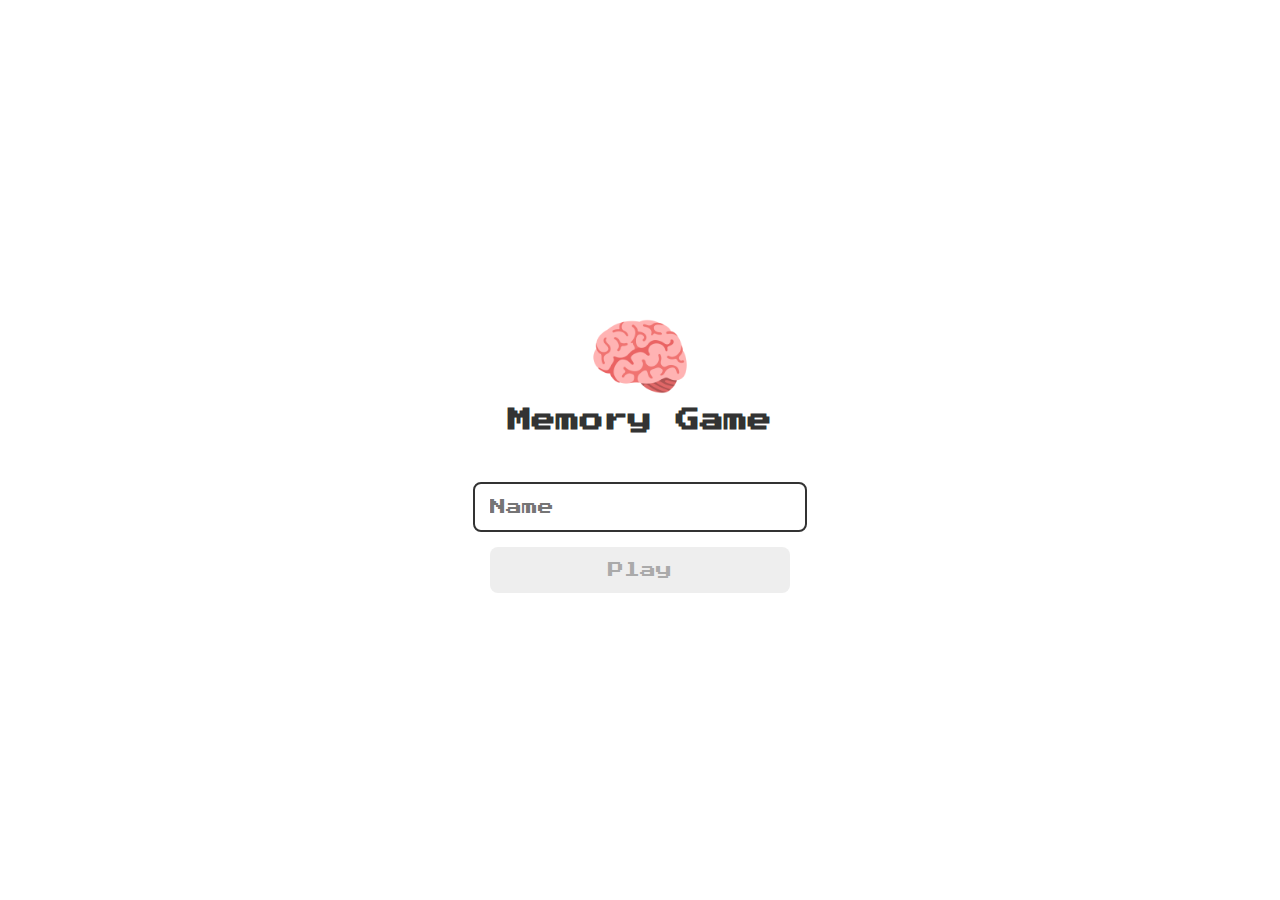
<file: index.html>
<!DOCTYPE html>
<html lang="en">

<head>
    <meta charset="UTF-8">
    <meta name="viewport" content="width=device-width, initial-scale=1.0">

    <!--links CSS-->
    <link rel="stylesheet" href="./css/reset.css">
    <link rel="stylesheet" href="./css/login.css">

    <!--links JS-->
    <script defer src="./js/login.js"></script>
    <title>Memory Game | Login</title>
</head>

<body>
    <form class="login-form">
        <div class="login_header">
            <img src="./images/brain.png" alt="brain icon">
            <h1>Memory Game</h1>
        </div>

        <input type="text" placeholder="Name" class="login_input" />
        <button type="submit" class="login_button" disabled>Play</button>
    </form>
</body>

</html>
</file>
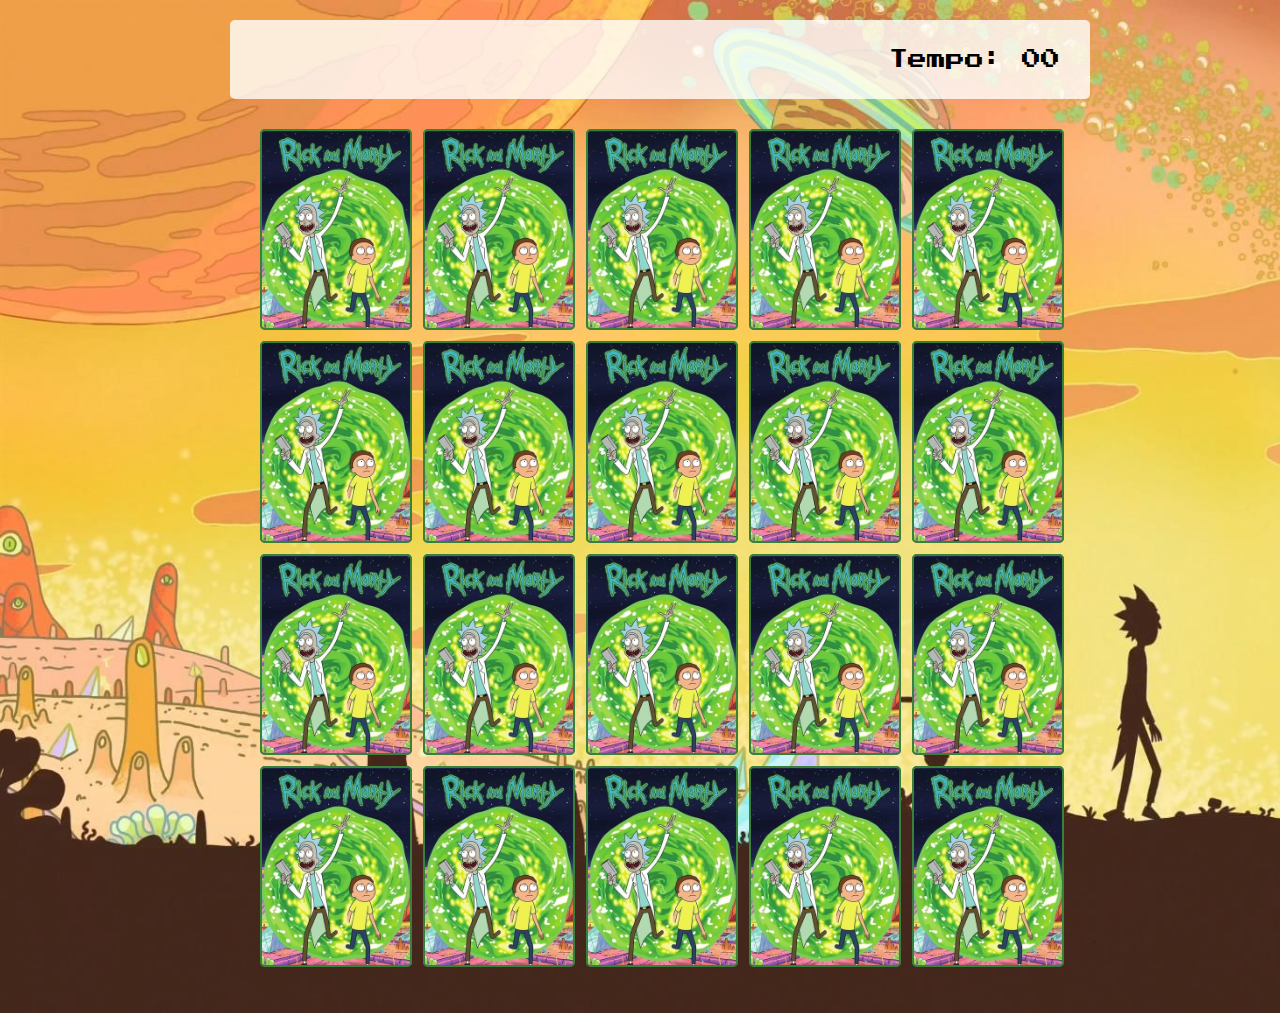
<file: pages/game.html>
<!DOCTYPE html>
<html lang="en">

<head>
    <meta charset="UTF-8">
    <meta name="viewport" content="width=device-width, initial-scale=1.0">

    <link rel="stylesheet" href="../css/reset.css">
    <link rel="stylesheet" href="../css/game.css">

    <script defer src="../js/game.js"></script>

    <title>Memory Game</title>
</head>

<body>

    <main>
        <header>
            <span class="player"></span>
            <span>Tempo: <span class="timer">00</span></span>
        </header>

        <div class="grid"></div>
    </main>

</body>

</html>
</file>
<file: css/login.css>
.login-form {
    align-items: center;
    display: flex;
    flex-direction: column;
    height: 100vh;
    justify-content: center;
}

.login_header {
    align-items: center;
    display: flex;
    flex-direction: column;
    justify-content: center;
    margin-bottom: 50px;
}

.login_header img {
    width: 100px;
}

.login_header h1 {
    color: #333;
    font-size: 1.5em;
}

.login_input {
    border: 2px solid #333;
    border-radius: 8px;
    color: #333;
    font-size: 1em;
    margin-bottom: 15px;
    max-width: 300px;
    outline: none;
    padding: 15px;
    width: 100%;
}

.login_button {
    background-color: #ee665c;
    border-radius: 8px;
    color: #fff;
    cursor: pointer;
    font-size: 1em;
    max-width: 300px;
    padding: 15px;
    width: 100%;
}

.login_button:disabled {
    background-color: #eee;
    color: #aaa;
    cursor: auto;
}
</file>
<file: css/game.css>
main {
    display: flex;
    flex-direction: column;
    width: 100%;
    background-image: url('../images/bg.jpg');
    background-size: cover;
    min-height: 100vh;
    align-items: center;
    justify-content: center;
    padding: 20px 20px 50px;
  }
  
  header {
    display: flex;
    align-items: center;
    justify-content: space-between;
    background-color: rgba(255, 255, 255, 0.8);
    font-size: 1.2em;
    width: 100%;
    max-width: 800px;
    padding: 30px;
    margin: 0 0 30px;
    border-radius: 5px;
  }
  
  .grid {
    display: grid;
    grid-template-columns: repeat(5, 1fr);
    gap: 15px;
    width: 100%;
    max-width: 800px;
    margin: 0 auto;
  }
  
  .card {
    aspect-ratio: 3/4;
    width: 100%;
    border-radius: 5px;
    position: relative;
    transition: all 400ms ease;
    transform-style: preserve-3d;
    background-color: #ccc;
  }
  
  .face {
    width: 100%;
    height: 100%;
    position: absolute;
    background-size: cover;
    background-position: center;
    border: 2px solid #39813a;
    border-radius: 5px;
    transition: all 400ms ease;
  }
  
  .front {
    transform: rotateY(180deg);
  }
  
  .back {
    background-image: url('../images/back.png');
    backface-visibility: hidden;
  }
  
  .reveal-card {
    transform: rotateY(180deg);
  }
  
  .disabled-card {
    filter: saturate(0);
    opacity: 0.5;
  }
</file>
